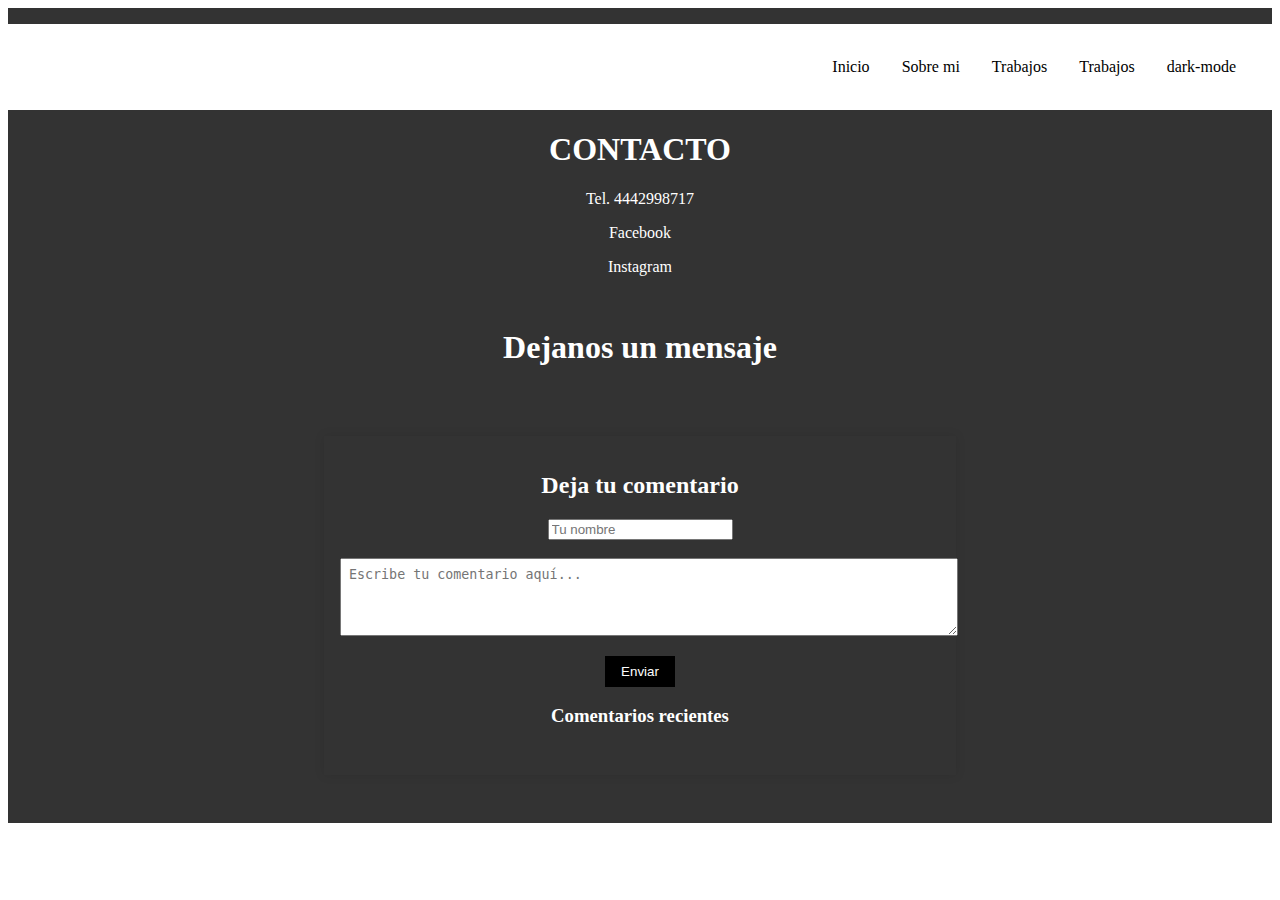
<file: contacto.html>
<!DOCTYPE html>
<html lang="en">
<head>
    <meta charset="UTF-8">
    <meta name="viewport" content="width=device-width, initial-scale=1.0">
    <title>contacto</title>
    <link rel="stylesheet" href="contactostyle.css">
</head>
<body>
    <header>
        <nav>
         <div class="navbar">
             <a href="home.html"> Inicio </a>
             <a href="sobre mi.html">Sobre mi</a>
             <a href="trabajos.html">Trabajos</a>
             <a href="contacto.html">Trabajos</a>
             <a href="homenegro.html">dark-mode</a>
         </div>
         </nav>

         <h1>CONTACTO</h1>
         <p>Tel. 4442998717</p>
         <p>Facebook</p><link rel="stylesheet" href="https://www.facebook.com/share/YBUhuA2ayGqm1zAH/?mibextid=qi2Omg">
         <p>Instagram</p> <link rel="stylesheet" href="https://www.instagram.com/dpr.vant?igsh=ZWt5OGw4Nmt5aGUw">
        

          <!-- encabezado de la página -->
    <header>
        <h1>Dejanos un mensaje</h1>
    </header>
    <!-- Sección donde va el formulario -->
    <section class="SeccionComentarios">
        <h2>Deja tu comentario</h2>
        <form id="formularioComentarios">
            <input type="text" id="nombre" placeholder="Tu nombre"><br><br>
            <textarea id="comentario" rows="4" placeholder="Escribe tu comentario aquí..."></textarea><br>
            <button type="submit">Enviar</button>
        </form>
        
        <!-- Subsección en donde iran los comentarios -->
        <h3>Comentarios recientes</h3>
        <div id="contenedorComentarios">
            <!-- Aquí se insertarán los comentarios de tus visitantes :D -->
        </div>
    </section>

    <script src="blog.js"></script>

</body>
</html>
</file>
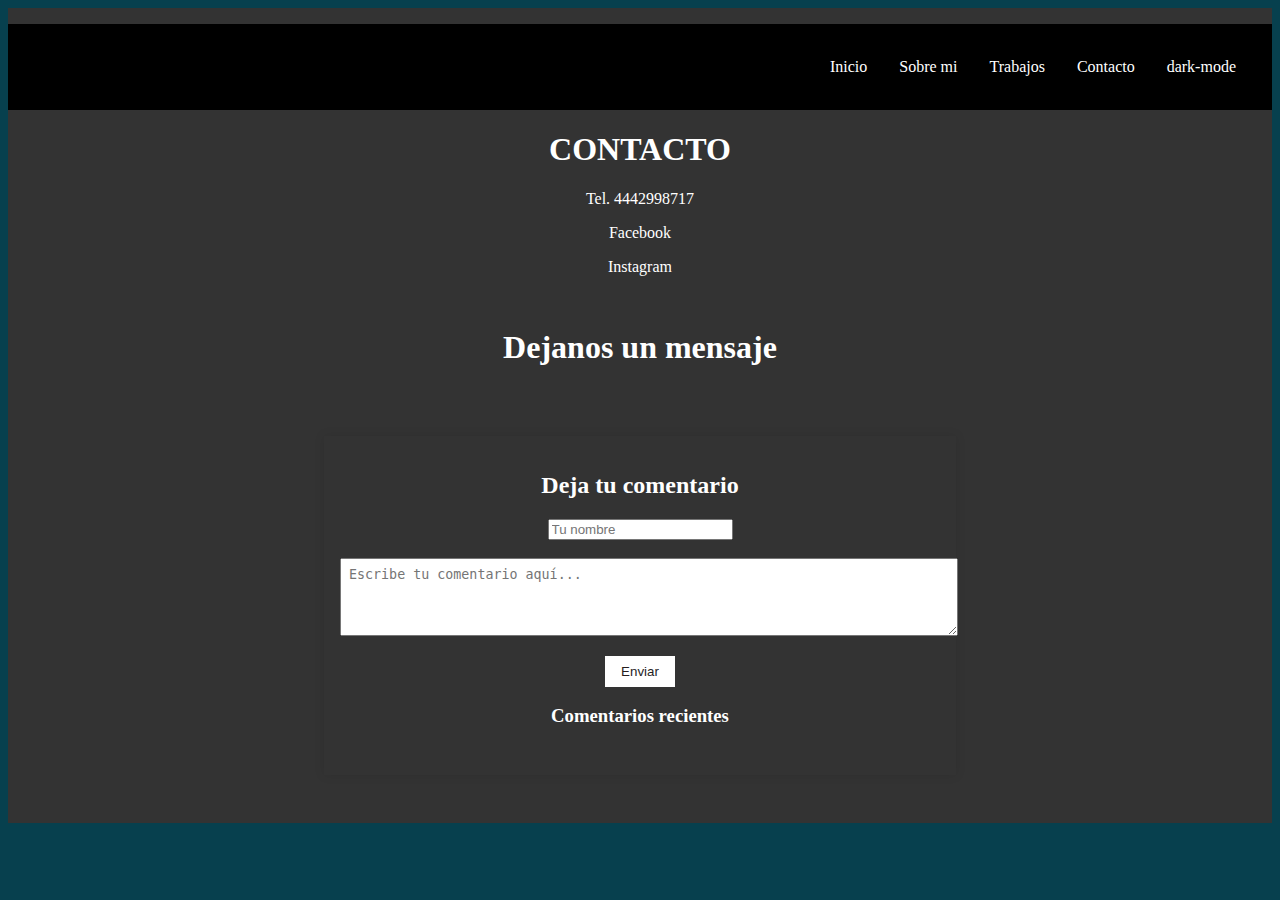
<file: contactonegro.html>
<!DOCTYPE html>
<html lang="en">
<head>
    <meta charset="UTF-8">
    <meta name="viewport" content="width=device-width, initial-scale=1.0">
    <title>contacto</title>
    <link rel="stylesheet" href="contacto.css">
</head>
<body>
    <header>
        <nav>
         <div class="navbar">
             <a href="home.html"> Inicio </a>
             <a href="sobre mi.html">Sobre mi</a>
             <a href="trabajoN.html">Trabajos</a>
             <a href="contacto.html">Contacto</a>
             <a href="homenegro.html">dark-mode</a>
         </div>
         </nav>

         <h1>CONTACTO</h1>
         <p>Tel. 4442998717</p>
         <p>Facebook</p><link rel="stylesheet" href="https://www.facebook.com/share/YBUhuA2ayGqm1zAH/?mibextid=qi2Omg">
         <p>Instagram</p> <link rel="stylesheet" href="https://www.instagram.com/dpr.vant?igsh=ZWt5OGw4Nmt5aGUw">
        

          <!-- encabezado de la página -->
    <header>
        <h1>Dejanos un mensaje</h1>
    </header>
    <!-- Sección donde va el formulario -->
    <section class="SeccionComentarios">
        <h2>Deja tu comentario</h2>
        <form id="formularioComentarios">
            <input type="text" id="nombre" placeholder="Tu nombre"><br><br>
            <textarea id="comentario" rows="4" placeholder="Escribe tu comentario aquí..."></textarea><br>
            <button type="submit">Enviar</button>
        </form>
        
        <!-- Subsección en donde iran los comentarios -->
        <h3>Comentarios recientes</h3>
        <div id="contenedorComentarios">
            <!-- Aquí se insertarán los comentarios de tus visitantes :D -->
        </div>
    </section>

    <script src="blog.js"></script>

</body>
</html>
</file>
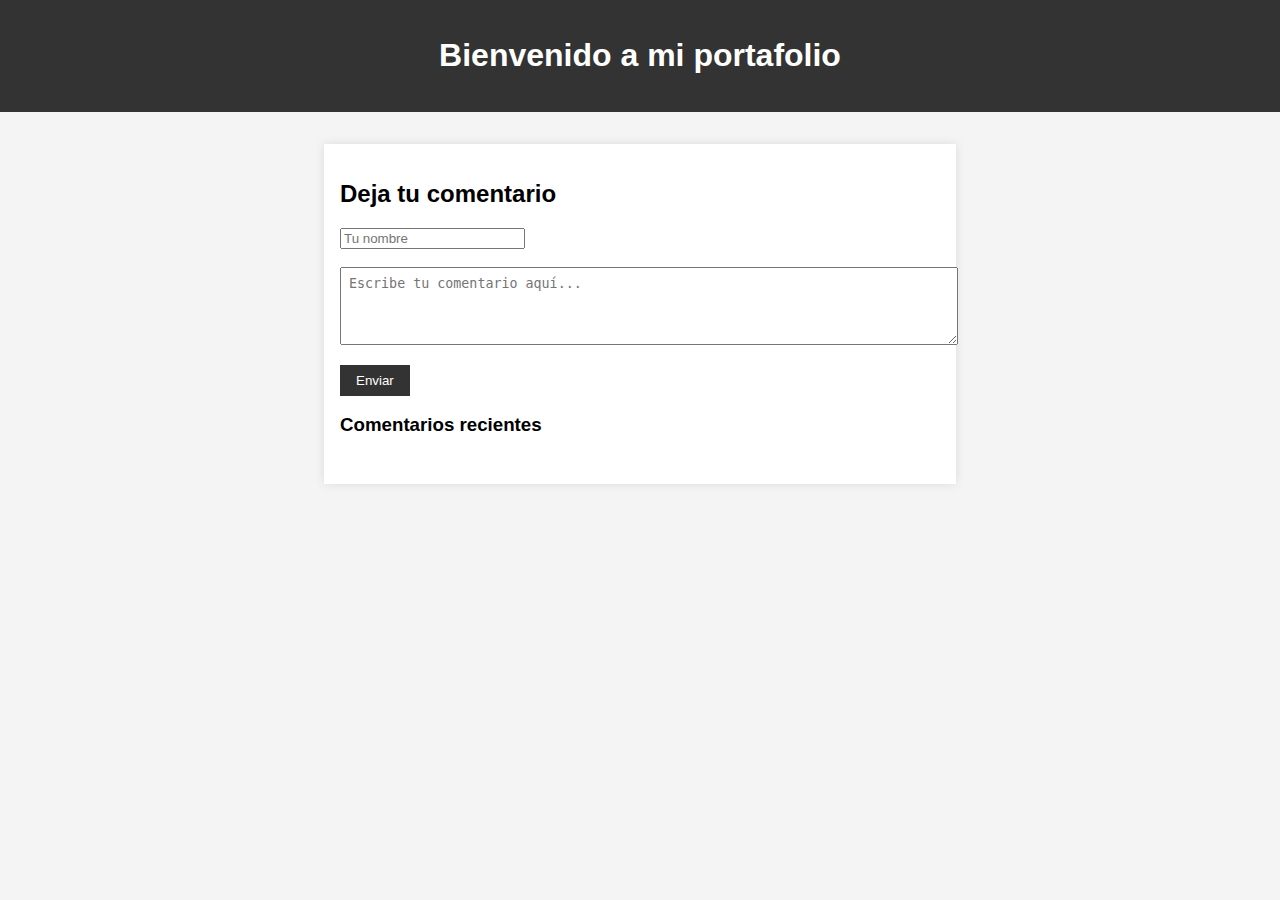
<file: Formulario.html>
<!DOCTYPE html>
<html lang="es">
<head>
    <meta charset="UTF-8">
    <meta name="viewport" content="width=device-width, initial-scale=1.0">
    <title>Comentarios dinamicos</title>
    <link rel="stylesheet" href="blog.css">
</head>
<body>
    <!-- encabezado de la página -->
    <header>
        <h1>Bienvenido a mi portafolio</h1>
    </header>
    <!-- Sección donde va el formulario -->
    <section class="SeccionComentarios">
        <h2>Deja tu comentario</h2>
        <form id="formularioComentarios">
            <input type="text" id="nombre" placeholder="Tu nombre"><br><br>
            <textarea id="comentario" rows="4" placeholder="Escribe tu comentario aquí..."></textarea><br>
            <button type="submit">Enviar</button>
        </form>
        
        <!-- Subsección en donde iran los comentarios -->
        <h3>Comentarios recientes</h3>
        <div id="contenedorComentarios">
            <!-- Aquí se insertarán los comentarios de tus visitantes :D -->
        </div>
    </section>

    <script src="blog.js"></script>
</body>
</html>
</file>
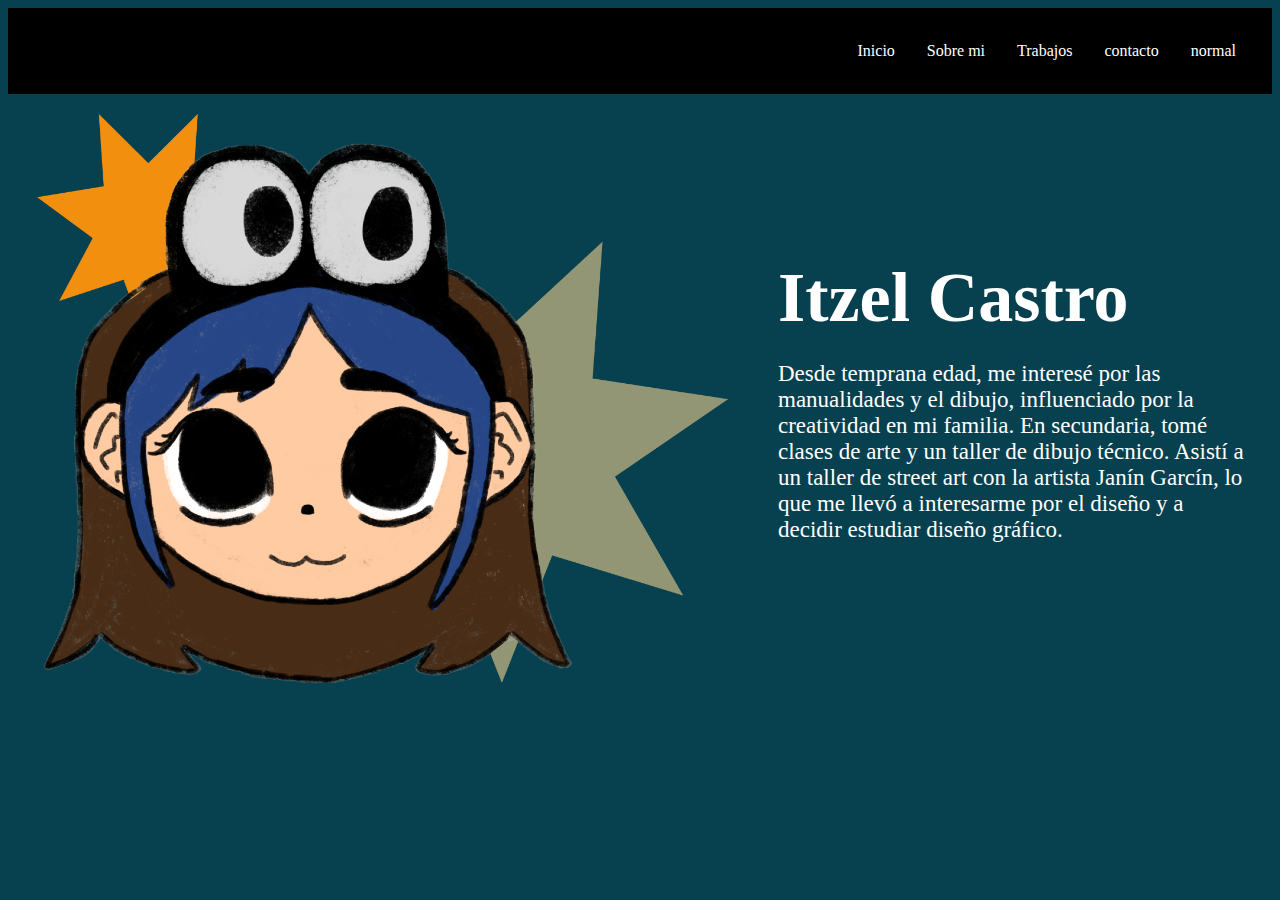
<file: me.html>
<!DOCTYPE html>
<html lang="en">
<head>
    <meta charset="UTF-8">
    <meta name="viewport" content="width=device-width, initial-scale=1.0">
    <title>Document</title>
    <link rel="stylesheet" href="me.css">
</head>
<body>
    <nav></nav>
        <div class="navbar">
            <a href="homenegro.html"> Inicio </a>
            <a href="me.html">Sobre mi</a>
            <a href="trabajoN.html">Trabajos</a>
            <a href="contactonegro.html">contacto</a>
            <a href="home.html">normal</a>
        </div>
        </nav>
        <div class="container">
            <img src="fondo 9.png" alt="Descripción de la imagen 2">
            <div class="text">
               <h2>Itzel Castro</h2>
                <p>Desde temprana edad, me interesé por las manualidades y el dibujo, influenciado por la creatividad en mi familia. En secundaria, tomé clases de arte y un taller de dibujo técnico. Asistí a un taller de street art con la artista Janín Garcín, lo que me llevó a interesarme por el diseño y a decidir estudiar diseño gráfico.</p>
            </div>
        </div>

</body>
</html>
</file>
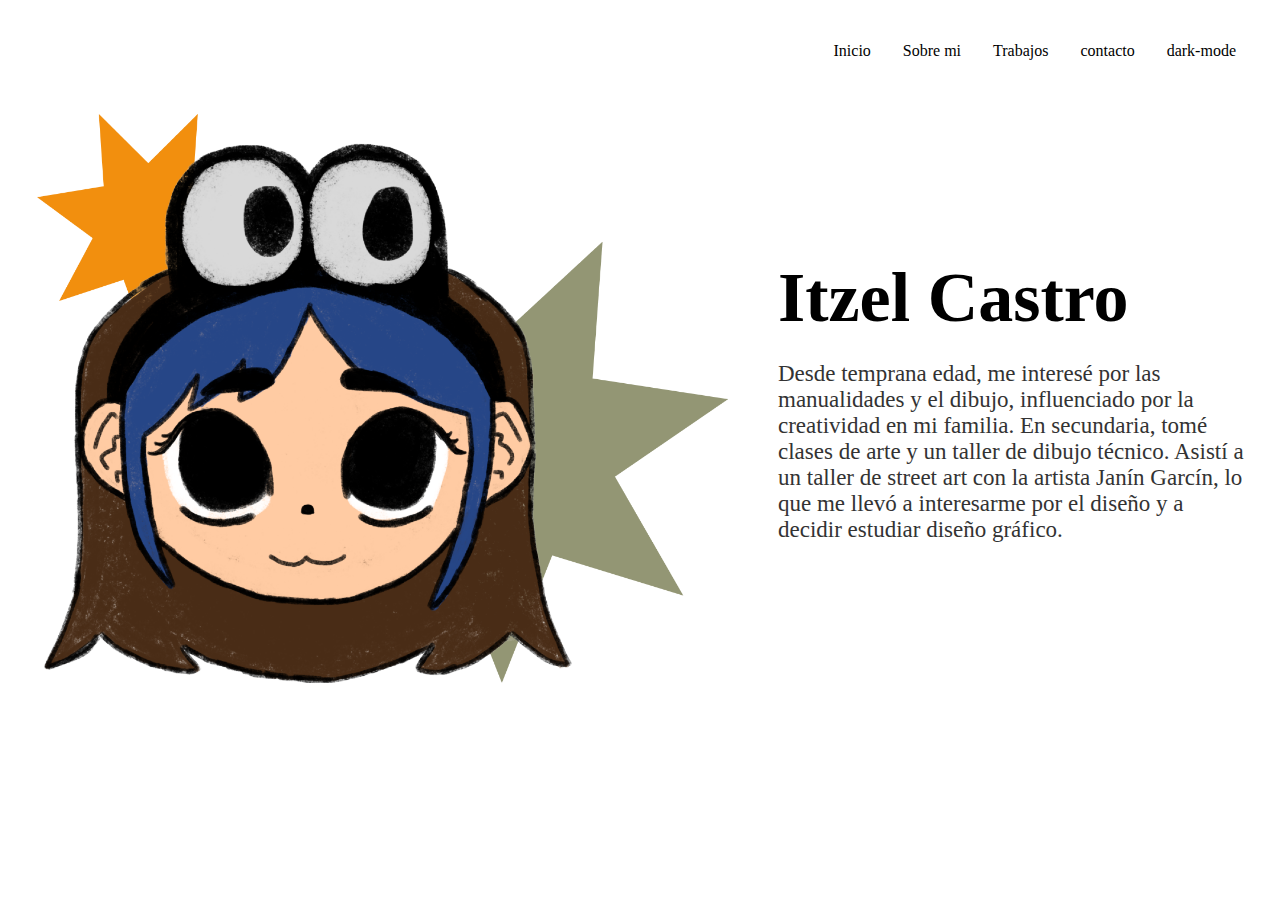
<file: sobre mi.html>
<!DOCTYPE html>
<html lang="en">
<head>
    <meta charset="UTF-8">
    <meta name="viewport" content="width=device-width, initial-scale=1.0">
    <title>SOBRE MI</title>
    <link rel="stylesheet" href="sobremi.css">
</head>
<body>
  
    <header>
        <nav>
         <div class="navbar">
             <a href="home.html"> Inicio </a>
             <a href="sobre mi.html">Sobre mi</a>
             <a href="trabajos.html">Trabajos</a>
             <a href="contacto.html">contacto</a>
             <a href="homenegro.html">dark-mode</a>
         </div>
         </nav>
        
         <div class="container">
            <img src="fondo 9.png" alt="Descripción de la imagen 2">
            <div class="text">
               <h2>Itzel Castro</h2>
                <p>Desde temprana edad, me interesé por las manualidades y el dibujo, influenciado por la creatividad en mi familia. En secundaria, tomé clases de arte y un taller de dibujo técnico. Asistí a un taller de street art con la artista Janín Garcín, lo que me llevó a interesarme por el diseño y a decidir estudiar diseño gráfico.</p>
            </div>
        </div>

    
         
</body>
</html>
</file>
<file: contactostyle.css>
<style>
        body {
            font-family: Arial, Helvetica, sans-serif;
            margin: 0;
            font-size: 20px;
            background-color: antiquewhite;
        }
        .navbar {
            background-color: #ffffff;
            display: flex;
            justify-content: flex-end; /* Alinear elementos a la derecha */
            align-items: center; /* Centrar verticalmente */
            padding: 20px;
        }
        .navbar a {
            color: rgb(0, 0, 0);
            text-align: center;
            padding: 14px 16px;
            text-decoration: none;
            transition: background-color 0.3s; /* Efecto suave al pasar el mouse */
        }
        .navbar a:hover {
            background-color: #275864;
            color: rgb(255, 255, 255);
        }
    </style>
    
    <style>
    body {
        font-family: Arial, sans-serif;
        margin: 0;
        display: flex;
        height: 50vh; /* Altura de la ventana */
    }
    .container {
        display: flex;
        align-items: center; /* Centra verticalmente el contenido */

        padding: 20px;
    
    }
    .container img {
        width: 700px; /* Ajusta el tamaño de la imagen */
        height: auto; /* Mantiene la proporción */
        margin-right: 50px; /* Espacio entre la imagen y el texto */
    }
    .text {
        flex: 1; /* Permite que el texto ocupe el espacio restante */
    }

    .text h2 {
        font-size: 70px; /* Tamaño del título */
        margin: 0; /* Eliminar margen por defecto */
    }
    .text p {
        font-size: 23px; /* Tamaño del texto */
        color: #333; /* Color del texto */
    }
</style>

body {
    font-family: Arial, sans-serif;
    background-color: #f4f4f4;
    margin: 0;
    padding: 0;
}

header {
    background-color: #333;
    color: white;
    text-align: center;
    padding: 1rem 0;
}

.SeccionComentarios {
    max-width: 600px;
    margin: 2rem auto;
    background-color: #333;
    padding: 1rem;
    box-shadow: 0 0 10px rgba(0, 0, 0, 0.1);
}

textarea {
    width: 100%;
    padding: 0.5rem;
    margin-bottom: 1rem;
}

button {
    padding: 0.5rem 1rem;
    background-color: #000000;
    color: rgb(255, 255, 255);
    border: none;
    cursor: pointer;
}

button:hover {
    background-color: #555;
}

#contenedorComentarios {
    margin-top: 2rem;
}

.comentario {
    background-color: #597473;
    padding: 0.5rem;
    margin-bottom: 1rem;
    border-radius: 5px;
}
</file>
<file: contacto.css>
<style>
        body {
            font-family: Arial, Helvetica, sans-serif;
            margin: 0;
            font-size: 20px;
            background-color: antiquewhite;
        }
        .navbar {
            background-color: #000000;
            display: flex;
            justify-content: flex-end; /* Alinear elementos a la derecha */
            align-items: center; /* Centrar verticalmente */
            padding: 20px;
        }
        .navbar a {
            color: rgb(255, 255, 255);
            text-align: center;
            padding: 14px 16px;
            text-decoration: none;
            transition: background-color 0.3s; /* Efecto suave al pasar el mouse */
        }
        .navbar a:hover {
            background-color: #275864;
            color: rgb(255, 255, 255);
        }
    </style>
    
    <style>
    body {
        font-family: Arial, sans-serif;
        margin: 0;
        display: flex;
        height: 50vh; /* Altura de la ventana */
    
    }
    .container {
        display: flex;
        align-items: center; /* Centra verticalmente el contenido */

        padding: 20px;
    
    }
    .container img {
        width: 700px; /* Ajusta el tamaño de la imagen */
        height: auto; /* Mantiene la proporción */
        margin-right: 50px; /* Espacio entre la imagen y el texto */
        
    }
    .text {
        flex: 1; /* Permite que el texto ocupe el espacio restante */
    }

    .text h2 {
        font-size: 70px; /* Tamaño del título */
        margin: 0; /* Eliminar margen por defecto */
        color: #ffffff;
    }
    .text p {
        font-size: 23px; /* Tamaño del texto */
        color: #ffffff; /* Color del texto */
    }

    body{
        background-color: #07404e;
    }
</style>

body {
    font-family: Arial, sans-serif;
    background-color: #f4f4f4;
    margin: 0;
    padding: 0;
}

header {
    background-color: #333;
    color: white;
    text-align: center;
    padding: 1rem 0;
}

.SeccionComentarios {
    max-width: 600px;
    margin: 2rem auto;
    background-color: #333;
    padding: 1rem;
    box-shadow: 0 0 10px rgba(0, 0, 0, 0.1);
}

textarea {
    width: 100%;
    padding: 0.5rem;
    margin-bottom: 1rem;
}

button {
    padding: 0.5rem 1rem;
    background-color: #ffffff;
    color: rgb(38, 30, 30);
    border: none;
    cursor: pointer;
}

button:hover {
    background-color: #555;
}

#contenedorComentarios {
    margin-top: 2rem;
}

.comentario {
    background-color: #597473;
    padding: 0.5rem;
    margin-bottom: 1rem;
    border-radius: 5px;
}
</file>
<file: blog.css>
body {
    font-family: Arial, sans-serif;
    background-color: #f4f4f4;
    margin: 0;
    padding: 0;
}

header {
    background-color: #333;
    color: white;
    text-align: center;
    padding: 1rem 0;
}

.SeccionComentarios {
    max-width: 600px;
    margin: 2rem auto;
    background-color: white;
    padding: 1rem;
    box-shadow: 0 0 10px rgba(0, 0, 0, 0.1);
}

textarea {
    width: 100%;
    padding: 0.5rem;
    margin-bottom: 1rem;
}

button {
    padding: 0.5rem 1rem;
    background-color: #333;
    color: white;
    border: none;
    cursor: pointer;
}

button:hover {
    background-color: #555;
}

#contenedorComentarios {
    margin-top: 2rem;
}

.comentario {
    background-color: #f1f1f1;
    padding: 0.5rem;
    margin-bottom: 1rem;
    border-radius: 5px;
}
</file>
<file: me.css>
<style>
        body {
            font-family: Arial, Helvetica, sans-serif;
            margin: 0;
            font-size: 20px;
            background-color: antiquewhite;
        }
        .navbar {
            background-color: #000000;
            display: flex;
            justify-content: flex-end; /* Alinear elementos a la derecha */
            align-items: center; /* Centrar verticalmente */
            padding: 20px;
        }
        .navbar a {
            color: rgb(255, 255, 255);
            text-align: center;
            padding: 14px 16px;
            text-decoration: none;
            transition: background-color 0.3s; /* Efecto suave al pasar el mouse */
        }
        .navbar a:hover {
            background-color: #275864;
            color: rgb(255, 255, 255);
        }
    </style>
    
    <style>
    body {
        font-family: Arial, sans-serif;
        margin: 0;
        display: flex;
        height: 50vh; /* Altura de la ventana */
    
    }
    .container {
        display: flex;
        align-items: center; /* Centra verticalmente el contenido */

        padding: 20px;
    
    }
    .container img {
        width: 700px; /* Ajusta el tamaño de la imagen */
        height: auto; /* Mantiene la proporción */
        margin-right: 50px; /* Espacio entre la imagen y el texto */
        
    }
    .text {
        flex: 1; /* Permite que el texto ocupe el espacio restante */
    }

    .text h2 {
        font-size: 70px; /* Tamaño del título */
        margin: 0; /* Eliminar margen por defecto */
        color: #ffffff;
    }
    .text p {
        font-size: 23px; /* Tamaño del texto */
        color: #ffffff; /* Color del texto */
    }

    body{
        background-color: #07404e;
    }
</style>
</file>
<file: sobremi.css>
<style>
        body {
            font-family: Arial, Helvetica, sans-serif;
            margin: 0;
            font-size: 20px;
            background-color: antiquewhite;
        }
        .navbar {
            background-color: #ffffff;
            display: flex;
            justify-content: flex-end; /* Alinear elementos a la derecha */
            align-items: center; /* Centrar verticalmente */
            padding: 20px;
        }
        .navbar a {
            color: rgb(0, 0, 0);
            text-align: center;
            padding: 14px 16px;
            text-decoration: none;
            transition: background-color 0.3s; /* Efecto suave al pasar el mouse */
        }
        .navbar a:hover {
            background-color: #275864;
            color: rgb(255, 255, 255);
        }
    </style>
    
    <style>
    body {
        font-family: Arial, sans-serif;
        margin: 0;
        display: flex;
        height: 50vh; /* Altura de la ventana */
    }
    .container {
        display: flex;
        align-items: center; /* Centra verticalmente el contenido */

        padding: 20px;
    
    }
    .container img {
        width: 700px; /* Ajusta el tamaño de la imagen */
        height: auto; /* Mantiene la proporción */
        margin-right: 50px; /* Espacio entre la imagen y el texto */
    }
    .text {
        flex: 1; /* Permite que el texto ocupe el espacio restante */
    }

    .text h2 {
        font-size: 70px; /* Tamaño del título */
        margin: 0; /* Eliminar margen por defecto */
    }
    .text p {
        font-size: 23px; /* Tamaño del texto */
        color: #333; /* Color del texto */
    }

</style>
</file>
